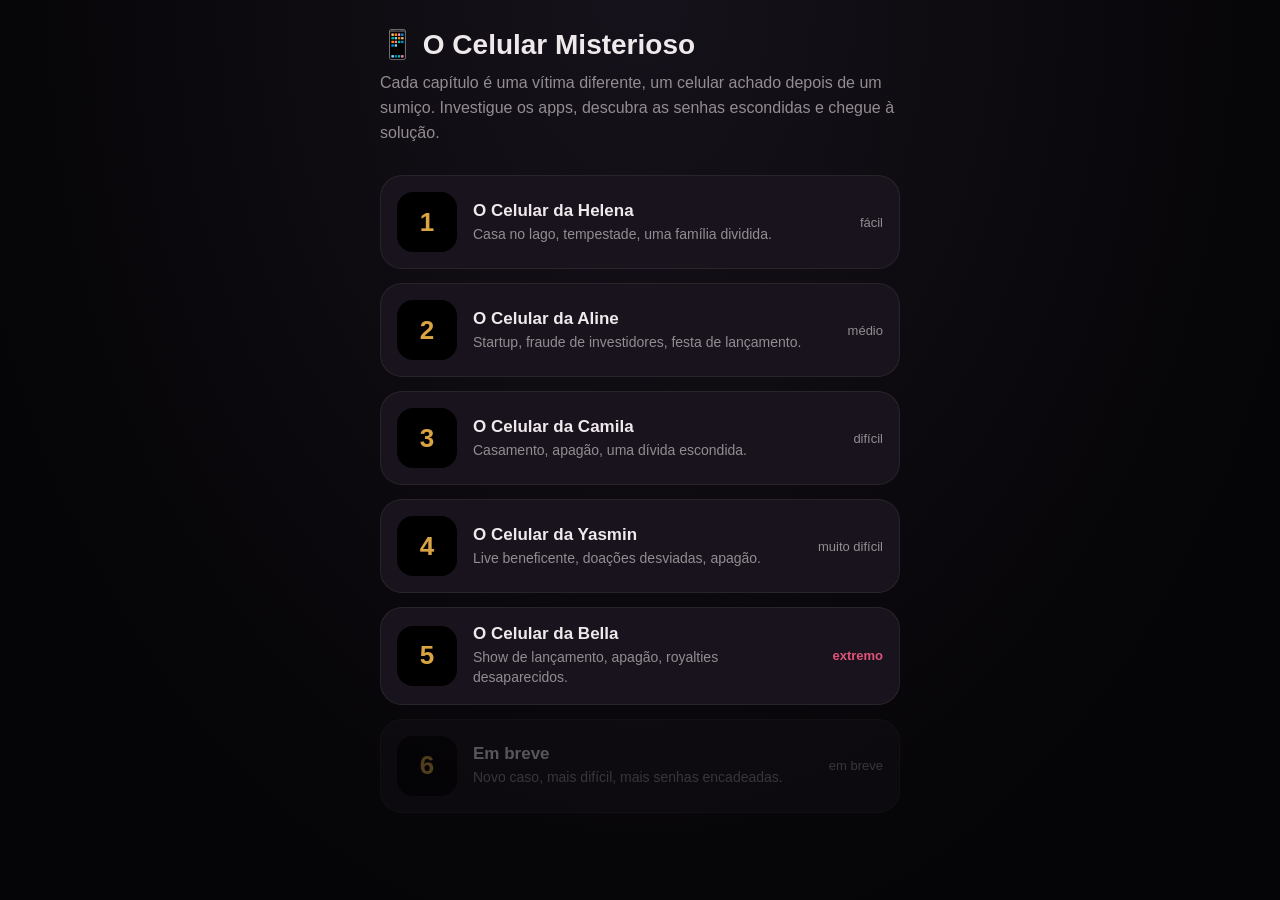
<file: index.html>
<!DOCTYPE html>
<html lang="pt-BR">
<head>
<meta charset="UTF-8">
<meta name="viewport" content="width=device-width, initial-scale=1, viewport-fit=cover">
<title>O Celular Misterioso</title>
<style>
*{box-sizing:border-box;}
body{margin:0;min-height:100vh;background:radial-gradient(ellipse at top,#16121b 0%,#050406 75%);color:#efe9ec;font-family:-apple-system,BlinkMacSystemFont,"Segoe UI",Roboto,sans-serif;padding:calc(28px + env(safe-area-inset-top,0px)) 16px calc(40px + env(safe-area-inset-bottom,0px));}
main{max-width:520px;margin:0 auto;}
h1{font-size:28px;margin:0 0 10px;}
.sub{color:#938c92;line-height:1.55;margin:0 0 30px;font-size:16px;}
.card{display:flex;align-items:center;gap:16px;background:#18131c;border:1px solid rgba(255,255,255,.07);border-radius:22px;padding:16px;margin-bottom:14px;text-decoration:none;color:inherit;}
.num{width:60px;height:60px;border-radius:16px;background:#000;color:#d9a441;font-size:26px;font-weight:700;display:flex;align-items:center;justify-content:center;flex-shrink:0;}
.info{flex:1;min-width:0;}
.info b{display:block;font-size:17px;margin-bottom:4px;}
.info span{font-size:14px;color:#938c92;line-height:1.4;}
.lvl{font-size:13px;color:#938c92;text-align:right;}
.lvl.hot{color:#e0537a;font-weight:600;}
.soon{opacity:.35;pointer-events:none;}
</style>
</head>
<body>
<main>
  <h1>📱 O Celular Misterioso</h1>
  <p class="sub">Cada capítulo é uma vítima diferente, um celular achado depois de um sumiço. Investigue os apps, descubra as senhas escondidas e chegue à solução.</p>

  <a class="card" href="capitulo1.html"><div class="num">1</div><div class="info"><b>O Celular da Helena</b><span>Casa no lago, tempestade, uma família dividida.</span></div><div class="lvl">fácil</div></a>
  <a class="card" href="capitulo2.html"><div class="num">2</div><div class="info"><b>O Celular da Aline</b><span>Startup, fraude de investidores, festa de lançamento.</span></div><div class="lvl">médio</div></a>
  <a class="card" href="capitulo3.html"><div class="num">3</div><div class="info"><b>O Celular da Camila</b><span>Casamento, apagão, uma dívida escondida.</span></div><div class="lvl">difícil</div></a>
  <a class="card" href="capitulo4.html"><div class="num">4</div><div class="info"><b>O Celular da Yasmin</b><span>Live beneficente, doações desviadas, apagão.</span></div><div class="lvl">muito difícil</div></a>
  <a class="card" href="capitulo5.html"><div class="num">5</div><div class="info"><b>O Celular da Bella</b><span>Show de lançamento, apagão, royalties desaparecidos.</span></div><div class="lvl hot">extremo</div></a>
  <div class="card soon"><div class="num">6</div><div class="info"><b>Em breve</b><span>Novo caso, mais difícil, mais senhas encadeadas.</span></div><div class="lvl">em breve</div></div>
</main>
</body>
</html>
</file>
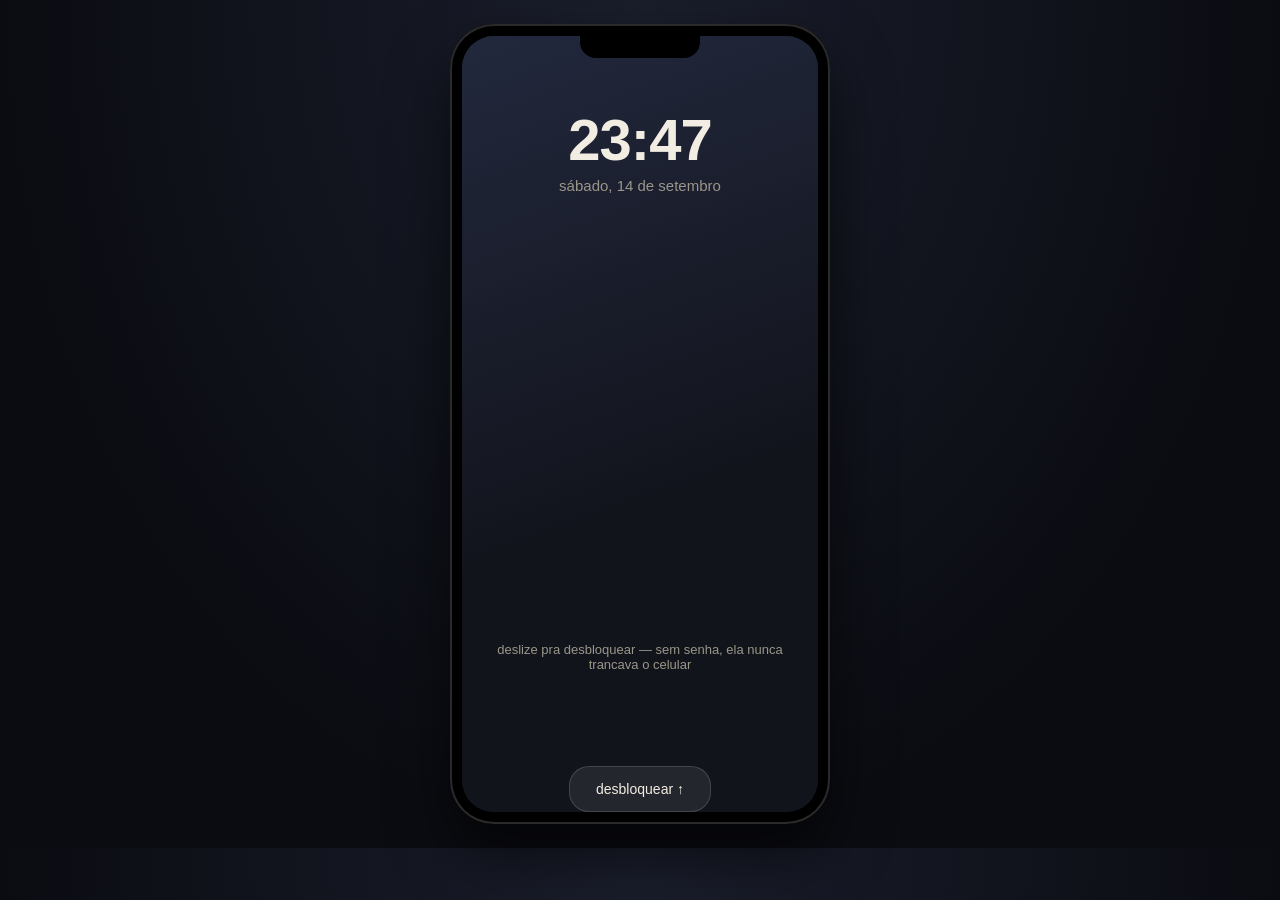
<file: index-bia-backup.html>
<!DOCTYPE html>
<html lang="pt-BR">
<head>
<meta charset="UTF-8">
<meta name="viewport" content="width=device-width, initial-scale=1, viewport-fit=cover">
<title>O Celular da Bia</title>
<style>
:root{
  --bg:#12141c;
  --ink:#f2ede2;
  --ink-dim:#9a9689;
  --panel:#1c1f2b;
  --panel-2:#232637;
  --accent:#e0a13d;
  --accent-dim:#8a6a2e;
  --alert:#c65f4d;
  --bubble-me:#3a5a52;
  --bubble-them:#2a2d3d;
  box-sizing:border-box;
  padding-top:env(safe-area-inset-top,0px);
  padding-bottom:env(safe-area-inset-bottom,0px);
}
*{box-sizing:border-box;}
html{scroll-padding-top:env(safe-area-inset-top,0px);}
body{
  margin:0; min-height:100%;
  background:radial-gradient(ellipse at top, #1a1e2c 0%, #0b0c12 70%);
  display:flex; align-items:center; justify-content:center;
  font-family:-apple-system,BlinkMacSystemFont,"Segoe UI",Roboto,sans-serif;
  color:var(--ink); padding:24px 12px;
}
.frame{
  width:100%; max-width:380px; height:800px;
  background:#000; border-radius:44px; padding:12px;
  box-shadow:0 30px 60px rgba(0,0,0,.6), inset 0 0 0 2px #2a2a2a;
  position:relative;
}
.screen{ width:100%; height:100%; background:var(--bg); border-radius:32px; overflow:hidden; position:relative; display:flex; flex-direction:column; }
.notch{ position:absolute; top:0; left:50%; transform:translateX(-50%); width:120px; height:22px; background:#000; border-radius:0 0 16px 16px; z-index:50; }

.lock{ position:absolute; inset:0; display:flex; flex-direction:column; align-items:center; padding-top:70px; background:linear-gradient(160deg,#22283d 0%, #12141c 60%); z-index:40; transition:transform .35s ease; }
.lock.hidden{ transform:translateY(-100%); }
.lock .time{ font-size:58px; font-weight:600; letter-spacing:-1px; }
.lock .date{ font-size:15px; color:var(--ink-dim); margin-top:4px; }
.lock .hint{ margin-top:auto; margin-bottom:34px; font-size:13px; color:var(--ink-dim); text-align:center; padding:0 30px; }
.lock .swipe-btn{ margin-top:60px; padding:14px 26px; background:rgba(255,255,255,.08); border:1px solid rgba(255,255,255,.15); border-radius:20px; color:var(--ink); font-size:14px; }

.home{ flex:1; display:flex; flex-direction:column; padding:46px 20px 16px; overflow-y:auto; }
.home .status{ font-size:12px; color:var(--ink-dim); text-align:center; margin-bottom:4px;}
.apps{ display:grid; grid-template-columns:repeat(3,1fr); gap:20px 12px; margin-top:18px; }
.app{ display:flex; flex-direction:column; align-items:center; gap:6px; background:none; border:none; color:var(--ink); font-family:inherit; cursor:pointer; }
.app .icon{ width:56px; height:56px; border-radius:16px; display:flex; align-items:center; justify-content:center; font-size:24px; position:relative; }
.app .icon.msg{ background:linear-gradient(160deg,#3a5a52,#25392f); }
.app .icon.gal{ background:linear-gradient(160deg,#5a4a6a,#2f2740); }
.app .icon.note{ background:linear-gradient(160deg,#6a5a3a,#3f341f); }
.app .icon.call{ background:linear-gradient(160deg,#5a3a3a,#3a2222); }
.app .icon.soc{ background:linear-gradient(160deg,#3a4a6a,#22293f); }
.badge{ position:absolute; top:-4px; right:-4px; background:var(--alert); color:#fff; font-size:10px; font-weight:700; min-width:16px; height:16px; border-radius:8px; display:flex; align-items:center; justify-content:center; padding:0 3px; }
.app span{ font-size:10.5px; color:var(--ink-dim); }
.home .footer-note{ margin-top:auto; text-align:center; font-size:11px; color:var(--ink-dim); padding-bottom:6px; }

.appscreen{ position:absolute; inset:0; background:var(--bg); display:flex; flex-direction:column; transform:translateX(100%); transition:transform .3s ease; z-index:30; }
.appscreen.active{ transform:translateX(0); }
.topbar{ display:flex; align-items:center; gap:10px; padding:52px 16px 14px; border-bottom:1px solid rgba(255,255,255,.06); background:var(--panel); flex-shrink:0; }
.back{ background:none; border:none; color:var(--accent); font-size:15px; padding:4px 8px 4px 0; cursor:pointer; }
.topbar h2{ font-size:16px; margin:0; font-weight:600; }
.list{ flex:1; overflow-y:auto; padding:8px 0; }
.list::-webkit-scrollbar{ display:none; }

.thread-row{ display:flex; gap:12px; align-items:center; padding:11px 16px; border-bottom:1px solid rgba(255,255,255,.04); background:none; border-left:none; border-right:none; border-top:none; width:100%; color:var(--ink); font-family:inherit; text-align:left; cursor:pointer; }
.avatar{ width:42px; height:42px; border-radius:50%; display:flex; align-items:center; justify-content:center; font-size:15px; font-weight:600; flex-shrink:0; background:var(--panel-2); }
.thread-row .meta{ flex:1; min-width:0; }
.thread-row .name{ font-size:13.5px; font-weight:600; }
.thread-row .preview{ font-size:11.5px; color:var(--ink-dim); white-space:nowrap; overflow:hidden; text-overflow:ellipsis; }
.thread-row .time{ font-size:10.5px; color:var(--ink-dim); align-self:flex-start; }

.chat{ flex:1; overflow-y:auto; padding:16px; display:flex; flex-direction:column; gap:9px; }
.bubble{ max-width:78%; padding:8px 12px; border-radius:16px; font-size:13px; line-height:1.4; }
.bubble.them{ align-self:flex-start; background:var(--bubble-them); border-bottom-left-radius:4px; }
.bubble.me{ align-self:flex-end; background:var(--bubble-me); border-bottom-right-radius:4px; }
.bubble.clue{ box-shadow:0 0 0 1px var(--accent-dim); }
.bubble.audio{ display:flex; align-items:center; gap:8px; font-style:italic; color:var(--ink-dim); }
.stamp{ font-size:9.5px; color:var(--ink-dim); text-align:center; margin:4px 0; }
.who{ font-size:10.5px; color:var(--accent); margin-bottom:-3px; margin-left:2px; }

.gallery-grid{ display:grid; grid-template-columns:repeat(3,1fr); gap:2px; padding:2px; }
.photo{ aspect-ratio:1; display:flex; align-items:center; justify-content:center; font-size:24px; background:var(--panel-2); cursor:pointer; position:relative; }
.photo-view{ padding:16px; }
.photo-big{ width:100%; aspect-ratio:4/5; background:var(--panel-2); border-radius:12px; display:flex; align-items:center; justify-content:center; font-size:56px; margin-bottom:14px; }
.photo-caption{ font-size:12.5px; color:var(--ink-dim); line-height:1.55; }
.photo-caption b{ color:var(--ink); }

.note-item{ padding:13px 16px; border-bottom:1px solid rgba(255,255,255,.05); }
.note-item .n-title{ font-size:13.5px; font-weight:600; margin-bottom:3px; }
.note-item .n-date{ font-size:10.5px; color:var(--ink-dim); margin-bottom:7px; }
.note-item .n-body{ font-size:12.5px; color:#d8d3c6; line-height:1.6; white-space:pre-line; }
.note-item.locked .n-body{ filter:blur(5px); user-select:none; transition:filter .25s ease; }
.note-item.locked.open .n-body{ filter:none; }
.unlock-tip{ font-size:11px; color:var(--accent); margin-top:6px; }

.call-row{ display:flex; gap:12px; align-items:center; padding:11px 16px; border-bottom:1px solid rgba(255,255,255,.04); }
.call-row .name{ font-size:13.5px; font-weight:600; }
.call-row .sub{ font-size:11px; color:var(--ink-dim); margin-top:2px; }
.call-row .sub.missed{ color:var(--alert); }
.call-row .time{ margin-left:auto; font-size:10.5px; color:var(--ink-dim); }

.soc-item{ padding:12px 16px; border-bottom:1px solid rgba(255,255,255,.05); font-size:12.5px; line-height:1.5; }
.soc-item b{ color:var(--accent); }
.soc-time{ font-size:10.5px; color:var(--ink-dim); margin-top:4px; }
.pin-wrap{ flex:1; display:flex; flex-direction:column; align-items:center; padding-top:40px; }
.pin-title{ font-size:15px; margin-bottom:6px; }
.pin-sub{ font-size:12px; color:var(--ink-dim); margin-bottom:22px; text-align:center; padding:0 30px; }
.dots{ display:flex; gap:14px; margin-bottom:26px; }
.dot{ width:13px; height:13px; border-radius:50%; border:1.5px solid var(--ink-dim); }
.dot.on{ background:var(--accent); border-color:var(--accent); }
.keys{ display:grid; grid-template-columns:repeat(3,70px); gap:14px; }
.key{ height:60px; border-radius:50%; background:var(--panel-2); border:none; color:var(--ink); font-size:22px; font-family:inherit; cursor:pointer; }
.key.blank{ background:none; }
.shake{ animation:sh .35s; }
@keyframes sh{ 25%{transform:translateX(-8px)} 75%{transform:translateX(8px)} }
.tsec{ padding:11px 16px; border-bottom:1px solid rgba(255,255,255,.05); font-size:13.5px; font-weight:600; cursor:pointer; display:flex; justify-content:space-between; }
.tbody{ display:none; }
.tbody.open{ display:block; }
</style>
</head>
<body>

<div class="frame">
  <div class="screen">
    <div class="notch"></div>

    <div class="lock" id="lock">
      <div class="time">23:47</div>
      <div class="date">sábado, 14 de setembro</div>
      <div class="hint">deslize pra desbloquear — sem senha, ela nunca trancava o celular</div>
      <button class="swipe-btn" onclick="document.getElementById('lock').classList.add('hidden')">desbloquear ↑</button>
    </div>

    <div class="home">
      <div class="status">encontrado caído no sofá da cobertura, tela rachada, 23:58</div>
      <div class="apps">
        <button class="app" onclick="openApp('msg')"><div class="icon msg">💬<span class="badge">8</span></div><span>Mensagens</span></button>
        <button class="app" onclick="openApp('gal')"><div class="icon gal">🖼️</div><span>Galeria</span></button>
        <button class="app" onclick="openApp('note')"><div class="icon note">📝<span class="badge">1</span></div><span>Notas</span></button>
        <button class="app" onclick="openApp('call')"><div class="icon call">📞</div><span>Ligações</span></button>
        <button class="app" onclick="openApp('soc')"><div class="icon soc">🔔<span class="badge">2</span></div><span>Redes</span></button>
        <button class="app" onclick="openApp('map')"><div class="icon call">📍</div><span>Localização</span></button>
        <button class="app" onclick="openApp('sol')"><div class="icon note">🔍</div><span>Solução</span></button>
        <button class="app" onclick="openApp('theo')"><div class="icon msg">🔒</div><span>Celular do Théo</span></button>
      </div>
      <div class="footer-note">celular de Bia · última atividade 23:53</div>
    </div>

    <!-- MENSAGENS: lista -->
    <div class="appscreen" id="app-msg">
      <div class="topbar"><button class="back" onclick="closeApp('msg')">‹ início</button><h2>Mensagens</h2></div>
      <div class="list">
        <button class="thread-row" onclick="openThread('grupo')">
          <div class="avatar" style="background:#444">🎉</div>
          <div class="meta"><div class="name">Cobertura da Bia 🎂</div><div class="preview">Pedro: vim só te dar oi, relaxa</div></div>
          <div class="time">21:40</div>
        </button>
        <button class="thread-row" onclick="openThread('rafa')">
          <div class="avatar" style="background:#3a5a52">R</div>
          <div class="meta"><div class="name">Rafa</div><div class="preview">para de falar isso pra todo mundo, Bia</div></div>
          <div class="time">22:40</div>
        </button>
        <button class="thread-row" onclick="openThread('duda')">
          <div class="avatar" style="background:#5a4a6a">D</div>
          <div class="meta"><div class="name">Duda</div><div class="preview">vi vocês dois conversando lá fora</div></div>
          <div class="time">23:10</div>
        </button>
        <button class="thread-row" onclick="openThread('theo')">
          <div class="avatar" style="background:#6a5a3a">T</div>
          <div class="meta"><div class="name">Théo</div><div class="preview">desci uns 5 min só, já tô voltando</div></div>
          <div class="time">23:51</div>
        </button>
        <button class="thread-row" onclick="openThread('carol')">
          <div class="avatar" style="background:#3a6a5f">C</div>
          <div class="meta"><div class="name">Carol</div><div class="preview">áudio (0:14)</div></div>
          <div class="time">23:15</div>
        </button>
        <button class="thread-row" onclick="openThread('pedro')">
          <div class="avatar" style="background:#6a3a3a">P</div>
          <div class="meta"><div class="name">Pedro</div><div class="preview">eu só quero conversar, 5 minutos</div></div>
          <div class="time">20:55</div>
        </button>
        <button class="thread-row" onclick="openThread('portaria')">
          <div class="avatar" style="background:#333">🏢</div>
          <div class="meta"><div class="name">Seu Jorge (portaria)</div><div class="preview">o carro do rapaz saiu 23:49</div></div>
          <div class="time">23:56</div>
        </button>
        <button class="thread-row" onclick="openThread('neusa')">
          <div class="avatar" style="background:#5a5a3a">N</div>
          <div class="meta"><div class="name">Dona Neusa (vizinha)</div><div class="preview">mocinha ouvi gritaria na escada</div></div>
          <div class="time">23:30</div>
        </button>
        <button class="thread-row" onclick="openThread('mae')">
          <div class="avatar" style="background:#6a4a5a">❤</div>
          <div class="meta"><div class="name">Mãe</div><div class="preview">filha, me liga amanhã cedo?</div></div>
          <div class="time">18:10</div>
        </button>
      </div>
    </div>

    <div class="appscreen" id="thread-grupo">
      <div class="topbar"><button class="back" onclick="backTo('msg')">‹</button><h2>Cobertura da Bia 🎂</h2></div>
      <div class="chat">
        <div class="who">Duda</div><div class="bubble them">gentee chegando, subindo já</div>
        <div class="who">Théo</div><div class="bubble them">comprei o bolo, tá lindo</div>
        <div class="who">Rafa</div><div class="bubble them">alguém falou com o síndico sobre o som?</div>
        <div class="who">Bia</div><div class="bubble me">falei sim, até meia-noite de boa</div>
        <div class="who">Pedro</div><div class="bubble them clue">oi gente, sei que não fui exatamente convidado mas vim só te dar oi, relaxa Bia</div>
        <div class="who">Carol</div><div class="bubble them">Pedro pelo amor, hoje não</div>
        <div class="stamp">21:40 · 6 pessoas</div>
      </div>
    </div>

    <div class="appscreen" id="thread-rafa">
      <div class="topbar"><button class="back" onclick="backTo('msg')">‹</button><h2>Rafa</h2></div>
      <div class="chat">
        <div class="stamp">semana passada</div>
        <div class="bubble them">bia, tem 5 min? preciso te mostrar o caixa da rifa</div>
        <div class="bubble me">manda aí</div>
        <div class="bubble them">depois eu explico pessoalmente, é meio delicado</div>
        <div class="bubble me">vc tá me assustando</div>
        <div class="bubble them clue">confia em mim, só não comenta com ninguém ainda, principalmente com o Théo</div>
        <div class="bubble me">por que com o Théo?</div>
        <div class="bubble them">esquece, falei besteira. a gente conversa na festa</div>
        <div class="bubble them">bia respira, isso não sai daqui</div>
        <div class="bubble me clue">achei estranho o caixa da rifa não bater. falei com a Duda sobre isso hj</div>
        <div class="bubble them">vc CONTOU pra Duda?? não tinha nada a ver com dinheiro sumido, foi erro de conta</div>
        <div class="bubble me">então mostra a planilha pra mim de novo</div>
        <div class="bubble them clue">para de falar isso pra todo mundo, Bia</div>
        <div class="bubble me">vou falar na frente de todo mundo hoje se precisar</div>
        <div class="bubble them">não faz isso, eu resolvo até domingo, juro</div>
        <div class="stamp">22:40 · entregue</div>
      </div>
    </div>

    <div class="appscreen" id="thread-duda">
      <div class="topbar"><button class="back" onclick="backTo('msg')">‹</button><h2>Duda</h2></div>
      <div class="chat">
        <div class="stamp">anteontem</div>
        <div class="bubble them">amiga vc viu que o Théo tá sumido?</div>
        <div class="bubble me">vi, tô tentando não pirar</div>
        <div class="bubble them clue">não fala nada pra ele ainda, deixa eu descobrir uma coisa antes</div>
        <div class="bubble me">descobrir o quê??</div>
        <div class="bubble them">depois te conto, prometo. te amo</div>
        <div class="bubble me">também te amo 💛</div>
        <div class="bubble them">lembra que vcs ficaram juntos dia 3 de agosto? vc me ligou às 3 da manhã de tanta felicidade kkk</div>
        <div class="bubble me">kkkk lembro, foi o melhor dia</div>
        <div class="bubble them">seu vestido tá lindo hj boba</div>
        <div class="bubble me">obrigada 💛 vem cá que eu preciso te contar uma coisa sobre o Rafa</div>
        <div class="bubble them clue">vi vocês dois conversando lá fora, ele tava bem nervoso</div>
        <div class="bubble me">é sobre a rifa da viagem, o valor não fecha</div>
        <div class="bubble them">amanhã a gente resolve isso com calma, curte a festa hj</div>
        <div class="bubble me">e desde quando vc defende o Rafa tanto assim?</div>
        <div class="bubble them clue">não é isso, só não quero drama no seu niver</div>
        <div class="stamp">23:10 · lida</div>
      </div>
    </div>

    <div class="appscreen" id="thread-theo">
      <div class="topbar"><button class="back" onclick="backTo('msg')">‹</button><h2>Théo</h2></div>
      <div class="chat">
        <div class="stamp">ontem à noite</div>
        <div class="bubble them">amor, amanhã vou chegar mais tarde, tenho um lance rápido antes</div>
        <div class="bubble me">que lance?</div>
        <div class="bubble them clue">coisa de trabalho, nada demais</div>
        <div class="bubble me">sábado à noite, dia do meu aniversário?</div>
        <div class="bubble them">é rapidinho, juro. vou compensar</div>
        <div class="bubble me">tá bom...</div>
        <div class="bubble them">cadê vc? o pessoal já cortou o bolo</div>
        <div class="bubble me">desci até o carro pegar uma coisa, já subo</div>
        <div class="bubble them clue">desci uns 5 min só, já tô voltando, espera aí</div>
        <div class="bubble me">??? vc que sumiu, eu tô na cobertura inteira</div>
        <div class="bubble them">deixa eu te ligar</div>
        <div class="stamp">23:51 · entregue · não lida</div>
      </div>
    </div>

    <div class="appscreen" id="thread-carol">
      <div class="topbar"><button class="back" onclick="backTo('msg')">‹</button><h2>Carol</h2></div>
      <div class="chat">
        <div class="stamp">sexta</div>
        <div class="bubble them">oi Bia! sei que a gente não é tão próxima mas preciso te contar uma coisa</div>
        <div class="bubble me">pode falar</div>
        <div class="bubble them">pessoalmente é melhor. te procuro na festa</div>
        <div class="bubble me">ok, agora fiquei curiosa</div>
        <div class="bubble them">oi flor, dá pra descer no hall 2 minutinhos? preciso te mostrar uma coisa</div>
        <div class="bubble me">agora? tô no meio da festa kkkk</div>
        <div class="bubble them audio">🎙️ áudio (0:14)</div>
        <div class="bubble them clue">é sobre o Théo, mas não é o que vc tá pensando, prometo</div>
        <div class="bubble me">Carol vc tá me deixando nervosa</div>
        <div class="stamp">23:15 · entregue</div>
      </div>
    </div>

    <div class="appscreen" id="thread-pedro">
      <div class="topbar"><button class="back" onclick="backTo('msg')">‹</button><h2>Pedro</h2></div>
      <div class="chat">
        <div class="stamp">semana passada</div>
        <div class="bubble them">oi, tudo bem? vi umas fotos suas e bateu saudade</div>
        <div class="bubble me">Pedro, faz meses que a gente terminou</div>
        <div class="bubble them">eu sei, desculpa. só queria saber se vc tá bem</div>
        <div class="bubble me">tô ótima, obrigada. bom te ver bem também</div>
        <div class="bubble them">soube que sua festa é hoje</div>
        <div class="bubble them clue">eu só quero conversar, 5 minutos, prometo que não crio caso</div>
        <div class="bubble me">Pedro por favor não vem, já conversamos sobre isso</div>
        <div class="bubble them">tudo bem, respeito. só queria desejar feliz aniversário mesmo</div>
        <div class="bubble them">feliz aniversário Bia. te amei um dia, isso não muda</div>
        <div class="stamp">20:55 · lida</div>
      </div>
    </div>

        <div class="appscreen" id="thread-portaria">
      <div class="topbar"><button class="back" onclick="backTo('msg')">‹</button><h2>Seu Jorge (portaria)</h2></div>
      <div class="chat">
        <div class="bubble them">Dona Bia, o som já tá alto, lembra do horário</div>
        <div class="bubble me">fica tranquilo, desligo à meia-noite</div>
        <div class="bubble them">a senhora esperando mais convidado?</div>
        <div class="bubble me">acho que não, por quê?</div>
        <div class="bubble them clue">um rapaz subiu sem se identificar mais cedo, jaqueta escura</div>
        <div class="bubble them">e agora há pouco o carro preto do namorado da senhora saiu da garagem, 23:49, com duas pessoas dentro</div>
        <div class="bubble me">duas? o Théo saiu com alguém?</div>
        <div class="bubble them clue">o vidro tava escuro, mas dava pra ver um vulto no banco de trás</div>
        <div class="stamp">23:56 · não lida</div>
      </div>
    </div>

    <div class="appscreen" id="thread-neusa">
      <div class="topbar"><button class="back" onclick="backTo('msg')">‹</button><h2>Dona Neusa (vizinha)</h2></div>
      <div class="chat">
        <div class="bubble them">Beatriz querida, festa boa hein</div>
        <div class="bubble me">desculpa o barulho, Dona Neusa!</div>
        <div class="bubble them">sem problema, mas ouvi gritaria na escada de incêndio há uns minutos</div>
        <div class="bubble them clue">duas vozes de homem, uma dizia "ela não pode contar de jeito nenhum"</div>
        <div class="bubble them">não quis me meter, mas fiquei preocupada. tá tudo bem aí?</div>
        <div class="stamp">23:30 · lida</div>
      </div>
    </div>

    <div class="appscreen" id="thread-mae">
      <div class="topbar"><button class="back" onclick="backTo('msg')">‹</button><h2>Mãe</h2></div>
      <div class="chat">
        <div class="bubble them">feliz aniversário minha princesa!! 22 anos, meu Deus</div>
        <div class="bubble me">obrigada mãe 💛</div>
        <div class="bubble them">se divirta mas tome cuidado</div>
        <div class="bubble them">aquele seu namorado me pareceu diferente no almoço de domingo</div>
        <div class="bubble me clue">achei ele nervoso, olhando o celular o tempo todo</div>
        <div class="bubble them">filha, me liga amanhã cedo?</div>
        <div class="stamp">18:10 · lida</div>
      </div>
    </div>

    <!-- GALERIA -->
    <div class="appscreen" id="app-gal">
      <div class="topbar"><button class="back" onclick="closeApp('gal')">‹ início</button><h2>Galeria</h2></div>
      <div class="list">
        <div class="gallery-grid">
          <div class="photo" onclick="openPhoto('p1')">🎂</div>
          <div class="photo" onclick="openPhoto('p2')">📋</div>
          <div class="photo" onclick="openPhoto('p3')">🚗</div>
          <div class="photo" onclick="openPhoto('p4')">🥂</div>
          <div class="photo" onclick="openPhoto('p5')">🌃</div>
          <div class="photo" onclick="openPhoto('p6')">📱</div>
          <div class="photo" onclick="openPhoto('p7')">🚪</div>
          <div class="photo" onclick="openPhoto('p8')">💐</div>
          <div class="photo" onclick="openPhoto('p9')">🕯️</div>
          <div class="photo" onclick="openPhoto('p10')">🧾</div>
          <div class="photo" onclick="openPhoto('p11')">🪜</div>
          <div class="photo" onclick="openPhoto('p12')">🧥</div>
          <div class="photo" onclick="openPhoto('p13')">📸</div>
          <div class="photo" onclick="openPhoto('p14')">🔑</div>
          <div class="photo" onclick="openPhoto('p15')">🍾</div>
          <div class="photo" onclick="openPhoto('p16')">💋</div>
        </div>
      </div>
    </div>
    <div class="appscreen" id="photo-p1"><div class="topbar"><button class="back" onclick="backTo('gal')">‹</button><h2>23:02</h2></div><div class="list photo-view"><div class="photo-big">🎂</div><div class="photo-caption">Bolo sendo cortado, todo mundo em volta. <b>Théo não aparece em nenhuma foto do corte</b>, mesmo dizendo que só desceu depois disso.</div></div></div>
    <div class="appscreen" id="photo-p2"><div class="topbar"><button class="back" onclick="backTo('gal')">‹</button><h2>21:15</h2></div><div class="list photo-view"><div class="photo-big">📋</div><div class="photo-caption">Print de uma planilha da rifa da viagem. <b>Uma linha aparece editada</b>, com anotação rasurada ao lado: "confirmar c/ R antes de falar com o grupo".</div></div></div>
    <div class="appscreen" id="photo-p3"><div class="topbar"><button class="back" onclick="backTo('gal')">‹</button><h2>23:48</h2></div><div class="list photo-view"><div class="photo-big">🚗</div><div class="photo-caption">Foto tremida do estacionamento, tirada sem querer (bolso). <b>Dá pra ver alguém parado perto do carro de Théo</b> ao longe, rosto não aparece.</div></div></div>
    <div class="appscreen" id="photo-p4"><div class="topbar"><button class="back" onclick="backTo('gal')">‹</button><h2>22:05</h2></div><div class="list photo-view"><div class="photo-big">🥂</div><div class="photo-caption">Brinde do grupo. Rafa está com o celular na mão olhando pra tela, não pra câmera. Duda está de costas, olhando pra porta.</div></div></div>
    <div class="appscreen" id="photo-p5"><div class="topbar"><button class="back" onclick="backTo('gal')">‹</button><h2>23:53</h2></div><div class="list photo-view"><div class="photo-big">🌃</div><div class="photo-caption"><b>Última foto tirada.</b> Vista da cobertura, tremida, fora de foco — parece ter sido disparada sem querer, quase caindo do celular.</div></div></div>
    <div class="appscreen" id="photo-p6"><div class="topbar"><button class="back" onclick="backTo('gal')">‹</button><h2>19:40</h2></div><div class="list photo-view"><div class="photo-big">📱</div><div class="photo-caption">Print de notificação bancária: transferência recebida de "R. Almeida" horas antes da festa — mesma inicial do Rafa.</div></div></div>
    <div class="appscreen" id="photo-p7"><div class="topbar"><button class="back" onclick="backTo('gal')">‹</button><h2>21:38</h2></div><div class="list photo-view"><div class="photo-big">🚪</div><div class="photo-caption">Foto da entrada tirada de brincadeira. <b>Pedro aparece parado no corredor</b>, do lado de fora da porta, minutos antes de aparecer no grupo dizendo que "só veio dar oi".</div></div></div>
    <div class="appscreen" id="photo-p8"><div class="topbar"><button class="back" onclick="backTo('gal')">‹</button><h2>18:50</h2></div><div class="list photo-view"><div class="photo-big">💐</div><div class="photo-caption">Flores que chegaram de manhã, sem cartão. Bia comentou com Carol "acho que sei quem mandou, mas não vou falar nada hoje".</div></div></div>
    <div class="appscreen" id="photo-p9"><div class="topbar"><button class="back" onclick="backTo('gal')">‹</button><h2>23:20</h2></div><div class="list photo-view"><div class="photo-big">🕯️</div><div class="photo-caption">Carol e Théo conversando no hall, sérios, perto do elevador — a mesma hora do áudio que Carol mandou pra Bia sobre "algo do Théo".</div></div></div>

        <div class="appscreen" id="photo-p10"><div class="topbar"><button class="back" onclick="backTo('gal')">‹</button><h2>19:12</h2></div><div class="list photo-view"><div class="photo-big">🧾</div><div class="photo-caption">Recibo amassado achado no bolso do casaco do Rafa. <b>Um saque grande em dinheiro na mesma data em que sumiu parte da rifa</b>. Bia tirou foto escondida.</div></div></div>
    <div class="appscreen" id="photo-p11"><div class="topbar"><button class="back" onclick="backTo('gal')">‹</button><h2>23:44</h2></div><div class="list photo-view"><div class="photo-big">🪜</div><div class="photo-caption">Escada de incêndio, foto escura. <b>Dois pares de sapato aparecem na borda do degrau</b>, um deles com o cadarço desamarrado igual ao tênis do Théo na foto do bolo.</div></div></div>
    <div class="appscreen" id="photo-p12"><div class="topbar"><button class="back" onclick="backTo('gal')">‹</button><h2>20:30</h2></div><div class="list photo-view"><div class="photo-big">🧥</div><div class="photo-caption">Casacos empilhados no quarto. <b>A jaqueta escura de Pedro está ali com a etiqueta do bar onde ele trabalha</b>, ele nunca subiu além do corredor.</div></div></div>
    <div class="appscreen" id="photo-p13"><div class="topbar"><button class="back" onclick="backTo('gal')">‹</button><h2>22:48</h2></div><div class="list photo-view"><div class="photo-big">📸</div><div class="photo-caption">Selfie da Bia com a Duda. Ao fundo, Rafa e Théo estão perto da janela, conversando baixo e olhando pra elas.</div></div></div>
    <div class="appscreen" id="photo-p14"><div class="topbar"><button class="back" onclick="backTo('gal')">‹</button><h2>21:00</h2></div><div class="list photo-view"><div class="photo-big">🔑</div><div class="photo-caption">Chaveiro do carro do Théo em cima da mesa. <b>Tem uma segunda chave colada com fita</b>, de um cofre ou armário que Bia não reconhece.</div></div></div>
    <div class="appscreen" id="photo-p15"><div class="topbar"><button class="back" onclick="backTo('gal')">‹</button><h2>23:30</h2></div><div class="list photo-view"><div class="photo-big">🍾</div><div class="photo-caption">Garrafa de espumante ainda fechada num canto. Bilhete preso: "pra comemorar quando tudo se resolver — R". Bia rabiscou "resolver o quê?" por cima.</div></div></div>

        <div class="appscreen" id="photo-p16"><div class="topbar"><button class="back" onclick="backTo('gal')">‹</button><h2>03/08</h2></div><div class="list photo-view"><div class="photo-big">💋</div><div class="photo-caption">Foto antiga dos dois num mirante, legenda: <b>"nosso primeiro beijo ♥"</b>. A data no canto da foto é do dia 3 de agosto.</div></div></div>

    <!-- NOTAS -->
    <div class="appscreen" id="app-note">
      <div class="topbar"><button class="back" onclick="closeApp('note')">‹ início</button><h2>Notas</h2></div>
      <div class="list">
        <div class="note-item">
          <div class="n-title">sobre a rifa</div>
          <div class="n-date">hoje, 20:58</div>
          <div class="n-body">a planilha não fecha, faltam uns 400 conto
preciso falar com o R antes que ele fale com todo mundo primeiro
se for o que eu acho, hoje eu conto pra galera na festa mesmo</div>
        </div>
        <div class="note-item">
          <div class="n-title">Théo distante</div>
          <div class="n-date">3 dias atrás</div>
          <div class="n-body">ele tá esquisito essa semana, some no celular por horas
disse que é trampo mas nunca foi assim antes
será que é coisa da minha cabeça</div>
        </div>
        <div class="note-item">
          <div class="n-title">Pedro de novo</div>
          <div class="n-date">2 dias atrás</div>
          <div class="n-body">ele voltou a mandar mensagem depois de meses
falei pro Théo, ele ficou putissimo, mais do que eu esperava
disse "se ele aparecer na sua festa eu não respondo por mim"</div>
        </div>
        <div class="note-item">
          <div class="n-title">lista de convidados</div>
          <div class="n-date">3 dias atrás</div>
          <div class="n-body">Rafa, Duda, Théo, Carol, Pedro (NÃO, mas ele sempre aparece)
comprar gelo
avisar o síndico sobre o som até meia-noite</div>
        </div>
        <div class="note-item">
          <div class="n-title">celular do Théo</div>
          <div class="n-date">mês passado</div>
          <div class="n-body">a senha dele é sempre a data do nosso primeiro beijo, só dia e mês, quatro números
ele acha que eu não sei kkkk
(se um dia eu precisar entrar, é só lembrar do dia certo)</div>
        </div>
        <div class="note-item">
          <div class="n-title">coisas que não fecham</div>
          <div class="n-date">semana passada</div>
          <div class="n-body">1. o caixa da rifa
2. o Rafa e o Théo virando amigos do nada, os dois nunca se deram bem
3. saque em dinheiro no nome do Rafa
4. o Théo mentindo sobre onde estava na terça
5. a chave com fita no chaveiro dele</div>
        </div>
        <div class="note-item">
          <div class="n-title">plano pra festa</div>
          <div class="n-date">ontem</div>
          <div class="n-body">1. deixar a Carol falar primeiro
2. confrontar o Rafa com o print do recibo
3. observar a reação do Théo
4. se der ruim, avisar a portaria
(deixar a Duda de fora até ter certeza)</div>
        </div>
        <div class="note-item locked" id="locked-note" onclick="this.classList.toggle('open')">
          <div class="n-title">🔒 particular</div>
          <div class="n-date">hoje, 23:05</div>
          <div class="n-body">Carol me falou uma coisa hoje que eu não queria ouvir no meu próprio aniversário
ela viu o Théo e o Rafa se encontrando escondido semana passada
os dois sabiam da rifa desde o início e escondiam de mim juntos
não sei em quem confiar mais nessa festa</div>
          <div class="unlock-tip">toque pra revelar</div>
        </div>
      </div>
        <div class="note-item locked" onclick="this.classList.toggle('open')">
          <div class="n-title">🔒 se acontecer algo comigo</div>
          <div class="n-date">hoje, 23:40</div>
          <div class="n-body">se eu sumir, olhem a rifa, o cofre da chave com fita e a escada de incêndio
o Rafa desviou o dinheiro, o Théo ajudou a esconder e agora os dois têm medo que eu conte
eu confio na Carol e na Duda, elas só não sabiam de tudo</div>
          <div class="unlock-tip">toque pra revelar</div>
        </div>
    </div>

    <!-- LIGAÇÕES -->
    <div class="appscreen" id="app-call">
      <div class="topbar"><button class="back" onclick="closeApp('call')">‹ início</button><h2>Ligações</h2></div>
      <div class="list">
        <div class="call-row"><div class="avatar" style="background:#6a4a5a">❤</div><div><div class="name">Mãe</div><div class="sub">recebida · 6 min</div></div><div class="time">18:10</div></div>
        <div class="call-row"><div class="avatar" style="background:#6a5a3a">T</div><div><div class="name">Théo</div><div class="sub">recebida · 2 min</div></div><div class="time">19:30</div></div>
        <div class="call-row"><div class="avatar" style="background:#6a3a3a">P</div><div><div class="name">Pedro</div><div class="sub missed">perdida</div></div><div class="time">20:50</div></div>
        <div class="call-row"><div class="avatar" style="background:#5a4a6a">D</div><div><div class="name">Duda</div><div class="sub">recebida · 4 min</div></div><div class="time">22:20</div></div>
        <div class="call-row"><div class="avatar" style="background:#3a5a52">R</div><div><div class="name">Rafa</div><div class="sub missed">perdida</div></div><div class="time">22:52</div></div>
        <div class="call-row"><div class="avatar" style="background:#3a5a52">R</div><div><div class="name">Rafa</div><div class="sub missed">perdida</div></div><div class="time">22:53</div></div>
        <div class="call-row"><div class="avatar" style="background:#3a6a5f">C</div><div><div class="name">Carol</div><div class="sub">feita · 1 min</div></div><div class="time">23:16</div></div>
        <div class="call-row"><div class="avatar" style="background:#6a5a3a">T</div><div><div class="name">Théo</div><div class="sub">feita · 0:47</div></div><div class="time">23:45</div></div>
        <div class="call-row"><div class="avatar" style="background:#333">portaria</div><div><div class="name">Portaria</div><div class="sub">recebida · 0:22</div></div><div class="time">23:49</div></div>
        <div class="call-row"><div class="avatar" style="background:#333">desconhecido</div><div><div class="name">Número desconhecido</div><div class="sub missed">perdida</div></div><div class="time">23:50</div></div>
        <div class="call-row"><div class="avatar" style="background:#6a5a3a">T</div><div><div class="name">Théo</div><div class="sub missed">perdida</div></div><div class="time">23:51</div></div>
        <div class="call-row"><div class="avatar" style="background:#3a5a52">R</div><div><div class="name">Rafa</div><div class="sub missed">perdida</div></div><div class="time">23:52</div></div>
      </div>
    </div>

    <!-- REDES -->
    <div class="appscreen" id="app-soc">
      <div class="topbar"><button class="back" onclick="closeApp('soc')">‹ início</button><h2>Redes</h2></div>
      <div class="list">
        <div class="soc-item"><b>Pedro</b> curtiu uma foto sua de 2 anos atrás<div class="soc-time">hoje, 14:02</div></div>
        <div class="soc-item"><b>Carol</b> comentou "hoje à noite tudo vai fazer sentido, prometo" numa foto antiga sua com o Théo<div class="soc-time">hoje, 16:40</div></div>
        <div class="soc-item"><b>Rafa</b> te marcou num story deletado 20 minutos depois de postar<div class="soc-time">hoje, 21:50</div></div>
        <div class="soc-item"><b>Desconhecido</b> começou a seguir seu perfil às 23:40, sem foto, sem posts<div class="soc-time">hoje, 23:40</div></div>
        <div class="soc-item"><b>Duda</b> postou e apagou um story: "amigas pra sempre" com sua foto<div class="soc-time">hoje, 22:12</div></div>
        <div class="soc-item"><b>Théo</b> mudou o status pra "só pra quem importa" às 23:20<div class="soc-time">hoje, 23:20</div></div>
        <div class="soc-item"><b>Carol</b> te enviou uma solicitação de "melhores amigos" com a mensagem "confia em mim"<div class="soc-time">hoje, 23:18</div></div>
      </div>
    </div>

    <div class="appscreen" id="app-map">
      <div class="topbar"><button class="back" onclick="closeApp('map')">‹ início</button><h2>Localização</h2></div>
      <div class="list">
        <div class="soc-item"><b>19:05</b> Cobertura (casa)</div>
        <div class="soc-item"><b>21:15 – 23:00</b> Cobertura, sala principal</div>
        <div class="soc-item"><b>23:05</b> Cobertura, quarto (foi ler a nota trancada, ficou 6 min)</div>
        <div class="soc-item"><b>23:44</b> Escada de incêndio, andar 12. O celular passa 8 minutos parado ali</div>
        <div class="soc-item"><b>23:52</b> Cobertura, sofá. Sinal fraco, tela rachada, sem movimento depois disso</div>
        <div class="soc-item"><b>23:58</b> Celular encontrado no sofá pela Duda</div>
      </div>
    </div>

    <div class="appscreen" id="app-sol">
      <div class="topbar"><button class="back" onclick="closeApp('sol')">‹ início</button><h2>Solução</h2></div>
      <div class="list" style="padding:16px">
        <div class="photo-caption" id="sol-warn">Só toque quando a galera tiver votado. Não tem volta.</div>
        <button class="swipe-btn" id="sol-btn" style="margin-top:14px;padding:12px 22px;background:rgba(255,255,255,.08);border:1px solid rgba(255,255,255,.15);border-radius:20px;color:var(--ink);font-size:14px;" onclick="document.getElementById('sol-txt').style.display='block';this.style.display='none';document.getElementById('sol-warn').style.display='none'">revelar solução</button>
        <div id="sol-txt" class="photo-caption" style="display:none;line-height:1.7">
          <b>Culpados: Rafa e Théo.</b><br><br>
          Rafa desviou o dinheiro da rifa e Théo o ajudou a esconder. A Bia descobriu e ia contar na festa. Na hora do bolo, os dois levaram a Bia pela escada de incêndio pra convencê-la a calar. Ela tirou uma foto sem querer e largou o celular no sofá, marcando 23:52. Depois disso eles saíram no carro do Théo com ela (vulto no banco de trás, segundo o porteiro).<br><br>
          <b>Inocentes:</b> Carol (tentou avisar), Pedro (foi embora antes, a jaqueta ficou no quarto) e Duda (sabia da rifa, mas não do plano).<br><br>
          <b>Final secreto:</b> a Bia está no Sítio Boa Vista, com a tia do Théo, sã e salva. Eles só queriam mantê-la longe da festa até devolver o dinheiro.<br><br><b>Pistas-chave:</b> recibo do saque, corrida na escada, carro do Théo às 23:49, chave com fita e a nota "se acontecer algo comigo".
        </div>
      </div>
    </div>

    <div class="appscreen" id="app-theo">
      <div class="topbar"><button class="back" onclick="closeApp('theo')">‹ início</button><h2>Celular do Théo</h2></div>
      <div class="pin-wrap" id="pin-view">
        <div class="pin-title">Digite a senha</div>
        <div class="pin-sub">quatro números. você precisa descobrir nas pistas da Bia</div>
        <div class="dots" id="dots"><div class="dot"></div><div class="dot"></div><div class="dot"></div><div class="dot"></div></div>
        <div class="keys">
          <button class="key" onclick="pin(1)">1</button><button class="key" onclick="pin(2)">2</button><button class="key" onclick="pin(3)">3</button>
          <button class="key" onclick="pin(4)">4</button><button class="key" onclick="pin(5)">5</button><button class="key" onclick="pin(6)">6</button>
          <button class="key" onclick="pin(7)">7</button><button class="key" onclick="pin(8)">8</button><button class="key" onclick="pin(9)">9</button>
          <button class="key blank"></button><button class="key" onclick="pin(0)">0</button><button class="key" onclick="pinDel()">⌫</button>
        </div>
      </div>
      <div class="list" id="theo-content" style="display:none">
        <div class="tsec" onclick="tog('t-msg')">💬 Conversa com Rafa <span>›</span></div>
        <div class="tbody" id="t-msg">
          <div class="chat">
            <div class="bubble them">a Bia tá desconfiando, ela vai contar hoje na festa</div>
            <div class="bubble me clue">eu te falei pra devolver o dinheiro antes, cara</div>
            <div class="bubble them">falta 400, tô juntando, só preciso de mais um dia</div>
            <div class="bubble me">vou chamar ela pra escada às 23:40, a gente conversa</div>
            <div class="bubble them clue">não deixa ela ir embora até eu chegar</div>
            <div class="bubble me">e se ela gritar?</div>
            <div class="bubble them">por isso a escada, o som tá alto, ninguém escuta</div>
            <div class="bubble me clue">ela tá no meu carro. vou levar pro sítio da minha tia, domingo a gente resolve tudo. ninguém vai machucar ela, prometo</div>
            <div class="bubble them">beleza. apaga essa conversa depois</div>
            <div class="stamp">23:50 · lida</div>
          </div>
        </div>
        <div class="tsec" onclick="tog('t-note')">📝 Notas <span>›</span></div>
        <div class="tbody" id="t-note">
          <div class="note-item"><div class="n-title">devolver a rifa</div><div class="n-date">ontem</div><div class="n-body">R$ 400 faltando. pedir emprestado pra mãe ou pro tio.
falar com o Rafa pra parar de inventar desculpa.</div></div>
          <div class="note-item"><div class="n-title">rascunho pra Bia (não enviado)</div><div class="n-date">hoje, 23:36</div><div class="n-body">Bia, eu errei feio. Eu devia ter contado pra você desde o começo. Quando isso acabar eu explico tudo e devolvo cada centavo.</div></div>
        </div>
        <div class="tsec" onclick="tog('t-pic')">🖼️ Fotos <span>›</span></div>
        <div class="tbody" id="t-pic">
          <div class="note-item"><div class="n-title">Comprovante Pix</div><div class="n-date">12/09</div><div class="n-body">R$ 1.200 para "R. Almeida". Legenda: "minha parte pra sumir com o caixa".</div></div>
          <div class="note-item"><div class="n-title">Mapa do sítio</div><div class="n-date">hoje, 19:50</div><div class="n-body">Print do endereço: Sítio Boa Vista, estrada velha, 40 min da cidade. A Bia está lá, segura, com a tia do Théo cuidando dela.</div></div>
        </div>
        <div class="tsec" onclick="tog('t-call')">📞 Ligações <span>›</span></div>
        <div class="tbody" id="t-call">
          <div class="call-row"><div class="avatar" style="background:#3a5a52">R</div><div><div class="name">Rafa</div><div class="sub">feita · 3 min</div></div><div class="time">23:30</div></div>
          <div class="call-row"><div class="avatar" style="background:#5a5a3a">🏡</div><div><div class="name">Tia Márcia</div><div class="sub">feita · 1 min</div></div><div class="time">23:47</div></div>
        </div>
      </div>
    </div>

  </div>
</div>

<script>
function openApp(id){ document.getElementById('app-'+id).classList.add('active'); }
function closeApp(id){ document.getElementById('app-'+id).classList.remove('active'); }
function openThread(id){ document.getElementById('thread-'+id).classList.add('active'); }
function openPhoto(id){ document.getElementById('photo-'+id).classList.add('active'); }
var cur='';
function pin(n){
  if(cur.length>=4) return;
  cur+=n; drawDots();
  if(cur.length===4){
    setTimeout(function(){
      if(cur==='0308'){
        document.getElementById('pin-view').style.display='none';
        document.getElementById('theo-content').style.display='block';
      } else {
        var d=document.getElementById('dots'); d.classList.add('shake');
        setTimeout(function(){ d.classList.remove('shake'); cur=''; drawDots(); },400);
      }
    },200);
  }
}
function pinDel(){ cur=cur.slice(0,-1); drawDots(); }
function drawDots(){
  document.querySelectorAll('#dots .dot').forEach(function(el,i){ el.classList.toggle('on', i<cur.length); });
}
function tog(id){ document.getElementById(id).classList.toggle('open'); }
function backTo(parentId){
  document.querySelectorAll('.appscreen.active').forEach(function(el){
    if(el.id.startsWith('thread-') || el.id.startsWith('photo-')) el.classList.remove('active');
  });
}
</script>

</body>
</html>
</file>
